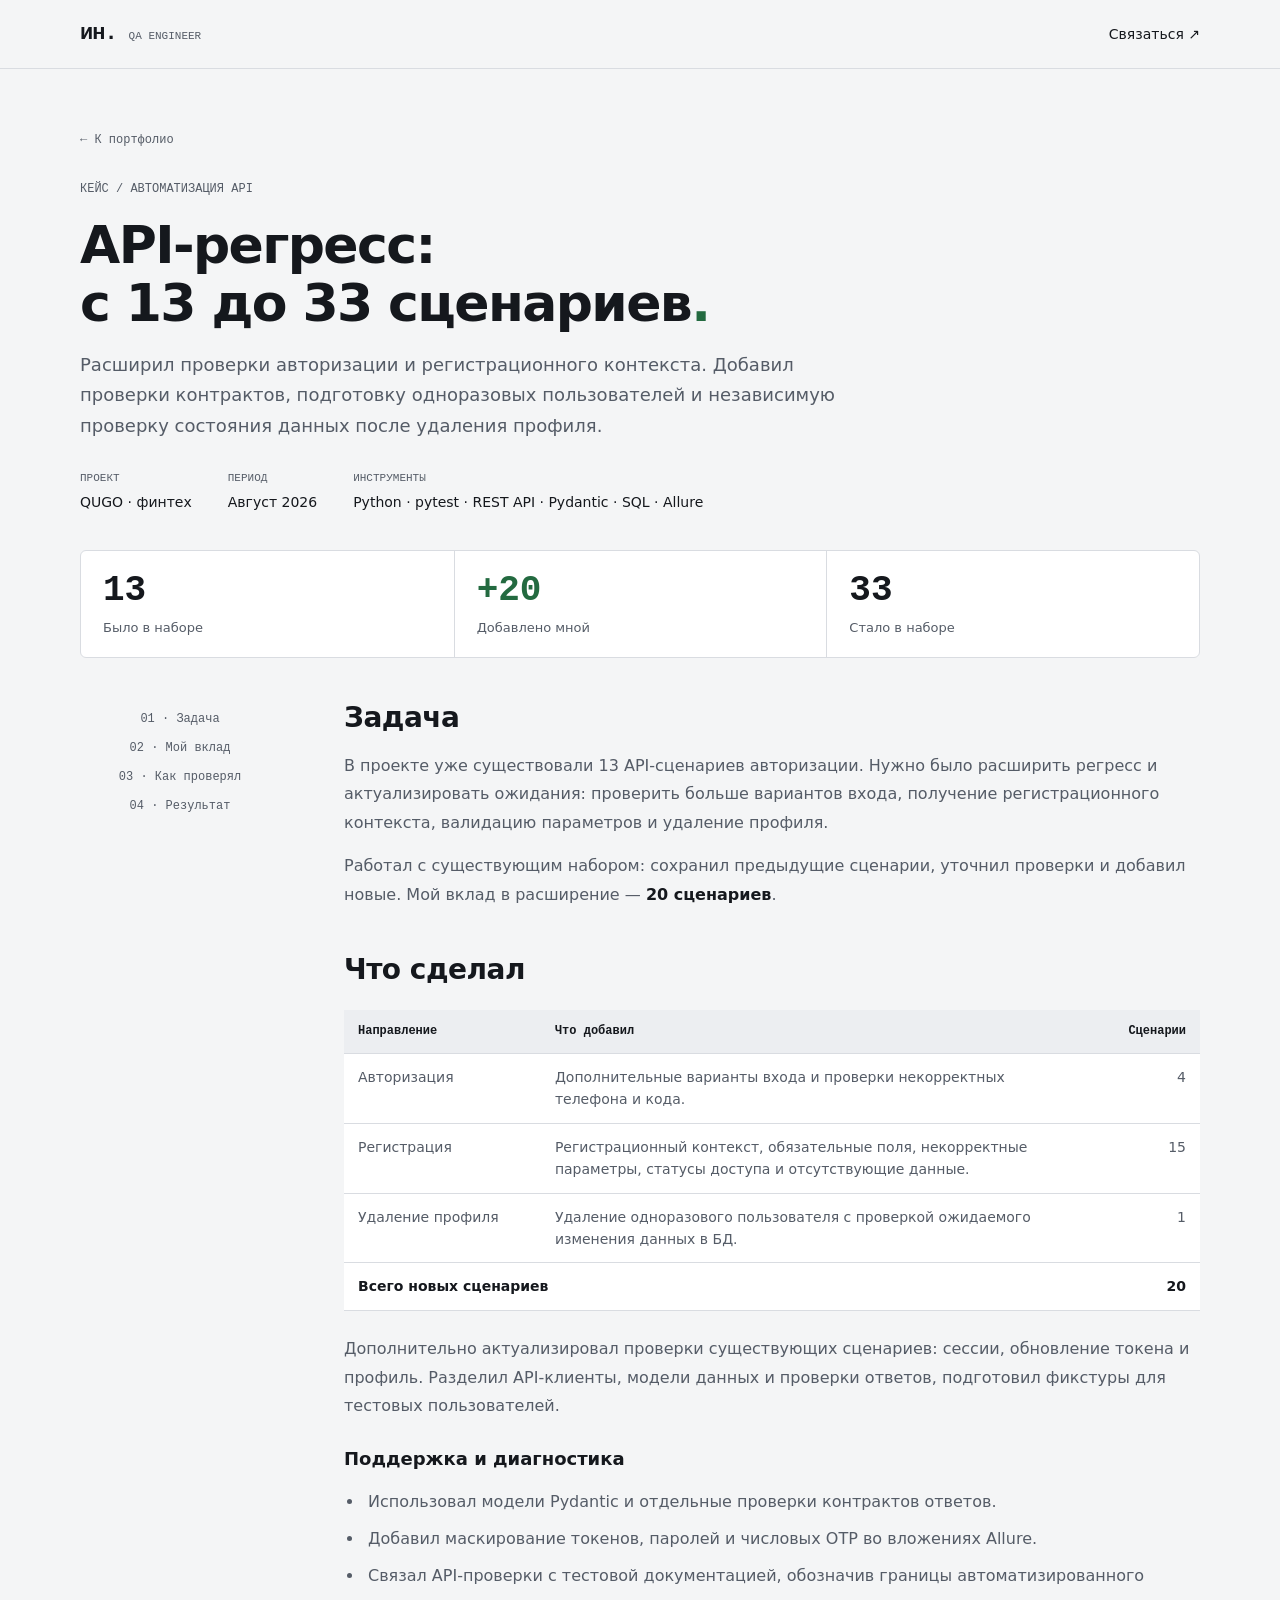
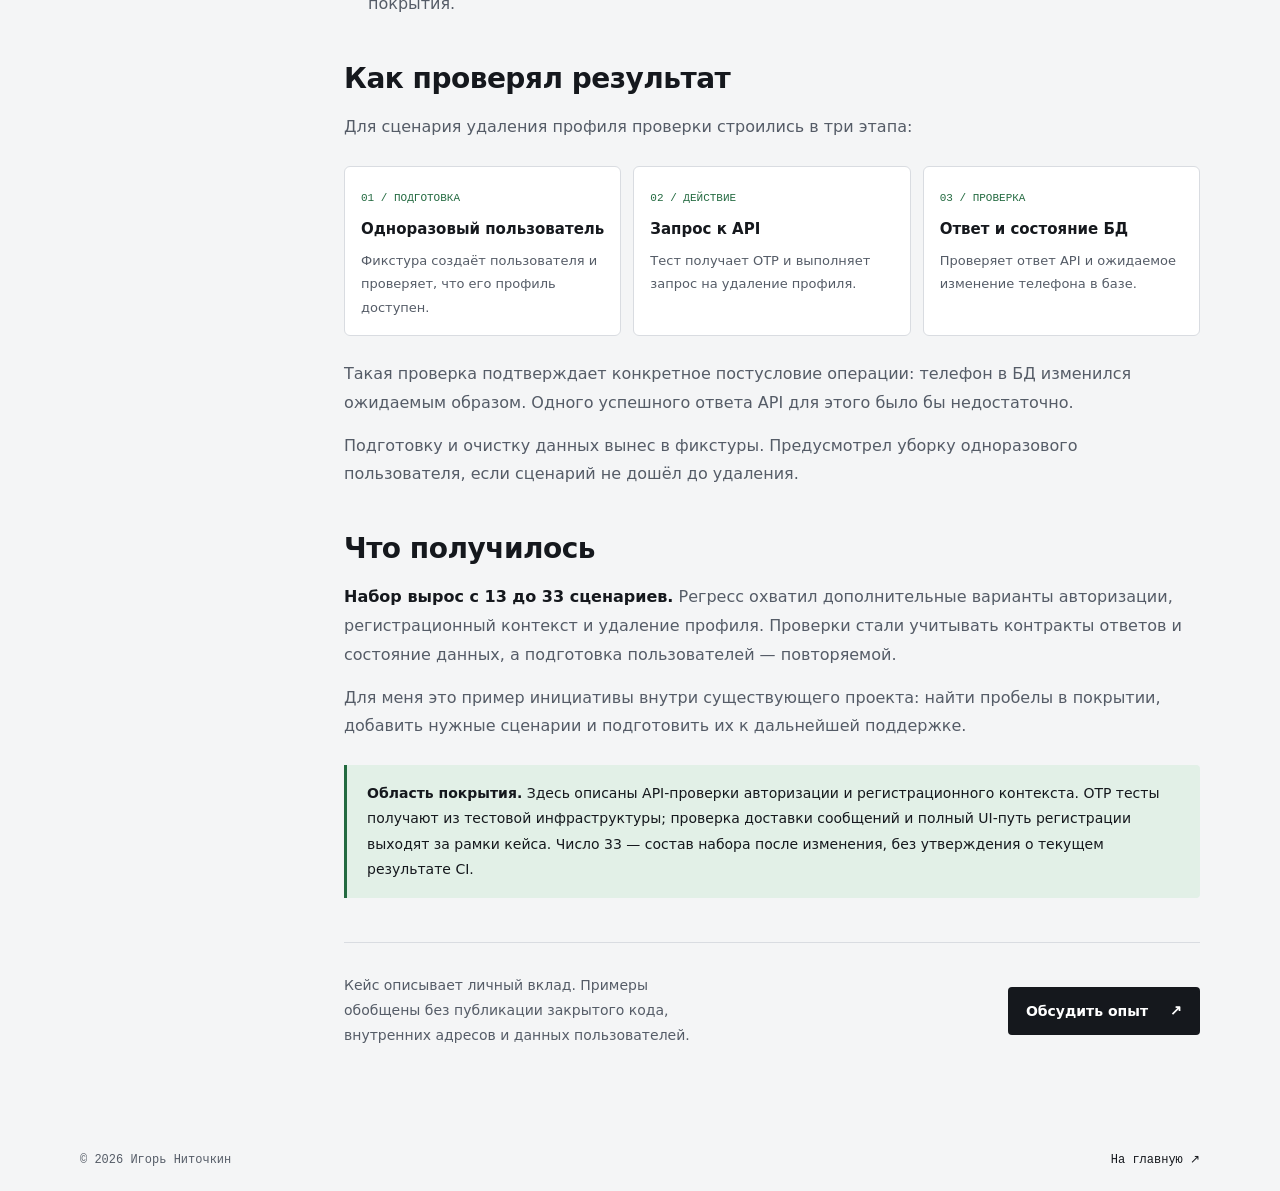
<file: api-regression.html>
<!doctype html>
<html lang="ru">
<head>
  <meta charset="utf-8"><meta name="viewport" content="width=device-width, initial-scale=1">
  <meta name="description" content="Кейс Игоря Ниточкина: 20 новых сценариев API-регресса, фикстуры тестовых данных, проверки контрактов и состояния в БД. Python, pytest, Allure.">
  <meta name="theme-color" content="#f6f5f0">
  <meta property="og:title" content="API-регресс: с 13 до 33 сценариев · Игорь Ниточкин">
  <meta property="og:description" content="Как расширил проверки авторизации, регистрационного контекста и удаления профиля.">
  <meta property="og:type" content="article">
  <link rel="canonical" href="https://igornitqa.github.io/cases/api-regression.html">
  <link rel="icon" href="../mark.svg" type="image/svg+xml">
  <link rel="stylesheet" href="../styles.css"><script src="../script.js" defer></script>
  <title>API-регресс: с 13 до 33 сценариев · Игорь Ниточкин</title>
</head>
<body class="case-page">
  <a class="skip-link" href="#main">К содержимому</a>
  <header class="site-header"><div class="wrap header-inner"><a class="brand" href="../index.html" aria-label="Игорь Ниточкин, на главную"><span class="brand-mark">ин.</span><span>QA ENGINEER</span></a><a class="case-back" href="../index.html#contact">Связаться ↗</a></div></header>
  <main id="main" class="wrap">
    <section class="case-hero" aria-labelledby="case-title">
      <a class="breadcrumb" href="../index.html#case">← К портфолио</a>
      <p class="eyebrow">КЕЙС / АВТОМАТИЗАЦИЯ API</p>
      <h1 id="case-title">API-регресс:<br>с 13 до 33 сценариев<span class="name-dot">.</span></h1>
      <p class="case-lead">Расширил проверки авторизации и регистрационного контекста. Добавил проверки контрактов, подготовку одноразовых пользователей и независимую проверку состояния данных после удаления профиля.</p>
      <div class="case-meta"><div><span>ПРОЕКТ</span>QUGO · финтех</div><div><span>ПЕРИОД</span>Август 2026</div><div><span>ИНСТРУМЕНТЫ</span>Python · pytest · REST API · Pydantic · SQL · Allure</div></div>
      <div class="case-metrics" aria-label="Состав набора после изменения"><div><strong>13</strong><p>Было в наборе</p></div><div><strong class="accent">+20</strong><p>Добавлено мной</p></div><div><strong>33</strong><p>Стало в наборе</p></div></div>
    </section>
    <div class="article-layout">
      <nav class="article-toc" aria-label="Содержание кейса"><a href="#context">01 · Задача</a><a href="#contribution">02 · Мой вклад</a><a href="#checks">03 · Как проверял</a><a href="#result">04 · Результат</a></nav>
      <article class="case-article">
        <section id="context"><h2>Задача</h2><p>В проекте уже существовали 13 API-сценариев авторизации. Нужно было расширить регресс и актуализировать ожидания: проверить больше вариантов входа, получение регистрационного контекста, валидацию параметров и удаление профиля.</p><p>Работал с существующим набором: сохранил предыдущие сценарии, уточнил проверки и добавил новые. Мой вклад в расширение — <strong>20 сценариев</strong>.</p></section>
        <section id="contribution"><h2>Что сделал</h2>
          <table class="case-table"><caption class="visually-hidden">Добавленные сценарии API-регресса по направлениям</caption><thead><tr><th scope="col">Направление</th><th scope="col">Что добавил</th><th scope="col">Сценарии</th></tr></thead><tbody><tr><td>Авторизация</td><td>Дополнительные варианты входа и проверки некорректных телефона и кода.</td><td>4</td></tr><tr><td>Регистрация</td><td>Регистрационный контекст, обязательные поля, некорректные параметры, статусы доступа и отсутствующие данные.</td><td>15</td></tr><tr><td>Удаление профиля</td><td>Удаление одноразового пользователя с проверкой ожидаемого изменения данных в БД.</td><td>1</td></tr></tbody><tfoot><tr><td colspan="2">Всего новых сценариев</td><td>20</td></tr></tfoot></table>
          <p>Дополнительно актуализировал проверки существующих сценариев: сессии, обновление токена и профиль. Разделил API-клиенты, модели данных и проверки ответов, подготовил фикстуры для тестовых пользователей.</p>
          <h3>Поддержка и диагностика</h3><ul><li>Использовал модели Pydantic и отдельные проверки контрактов ответов.</li><li>Добавил маскирование токенов, паролей и числовых OTP во вложениях Allure.</li><li>Связал API-проверки с тестовой документацией, обозначив границы автоматизированного покрытия.</li></ul>
        </section>
        <section id="checks"><h2>Как проверял результат</h2>
          <p>Для сценария удаления профиля проверки строились в три этапа:</p>
          <div class="test-flow" aria-label="Подготовка, действие и проверка результата"><div><small>01 / ПОДГОТОВКА</small><strong>Одноразовый пользователь</strong><p>Фикстура создаёт пользователя и проверяет, что его профиль доступен.</p></div><div><small>02 / ДЕЙСТВИЕ</small><strong>Запрос к API</strong><p>Тест получает OTP и выполняет запрос на удаление профиля.</p></div><div><small>03 / ПРОВЕРКА</small><strong>Ответ и состояние БД</strong><p>Проверяет ответ API и ожидаемое изменение телефона в базе.</p></div></div>
          <p>Такая проверка подтверждает конкретное постусловие операции: телефон в БД изменился ожидаемым образом. Одного успешного ответа API для этого было бы недостаточно.</p>
          <p>Подготовку и очистку данных вынес в фикстуры. Предусмотрел уборку одноразового пользователя, если сценарий не дошёл до удаления.</p>
        </section>
        <section id="result"><h2>Что получилось</h2>
          <p><strong>Набор вырос с 13 до 33 сценариев.</strong> Регресс охватил дополнительные варианты авторизации, регистрационный контекст и удаление профиля. Проверки стали учитывать контракты ответов и состояние данных, а подготовка пользователей — повторяемой.</p>
          <p>Для меня это пример инициативы внутри существующего проекта: найти пробелы в покрытии, добавить нужные сценарии и подготовить их к дальнейшей поддержке.</p>
          <div class="case-note"><p><strong>Область покрытия.</strong> Здесь описаны API-проверки авторизации и регистрационного контекста. OTP тесты получают из тестовой инфраструктуры; проверка доставки сообщений и полный UI-путь регистрации выходят за рамки кейса. Число 33 — состав набора после изменения, без утверждения о текущем результате CI.</p></div>
        </section>
        <div class="case-end"><p>Кейс описывает личный вклад. Примеры обобщены без публикации закрытого кода, внутренних адресов и данных пользователей.</p><a class="button" href="../index.html#contact">Обсудить опыт <span aria-hidden="true">↗</span></a></div>
      </article>
    </div>
  </main>
  <footer class="site-footer wrap"><p>© <span data-year>2026</span> Игорь Ниточкин</p><a href="../index.html">На главную ↗</a></footer>
</body>
</html>
</file>
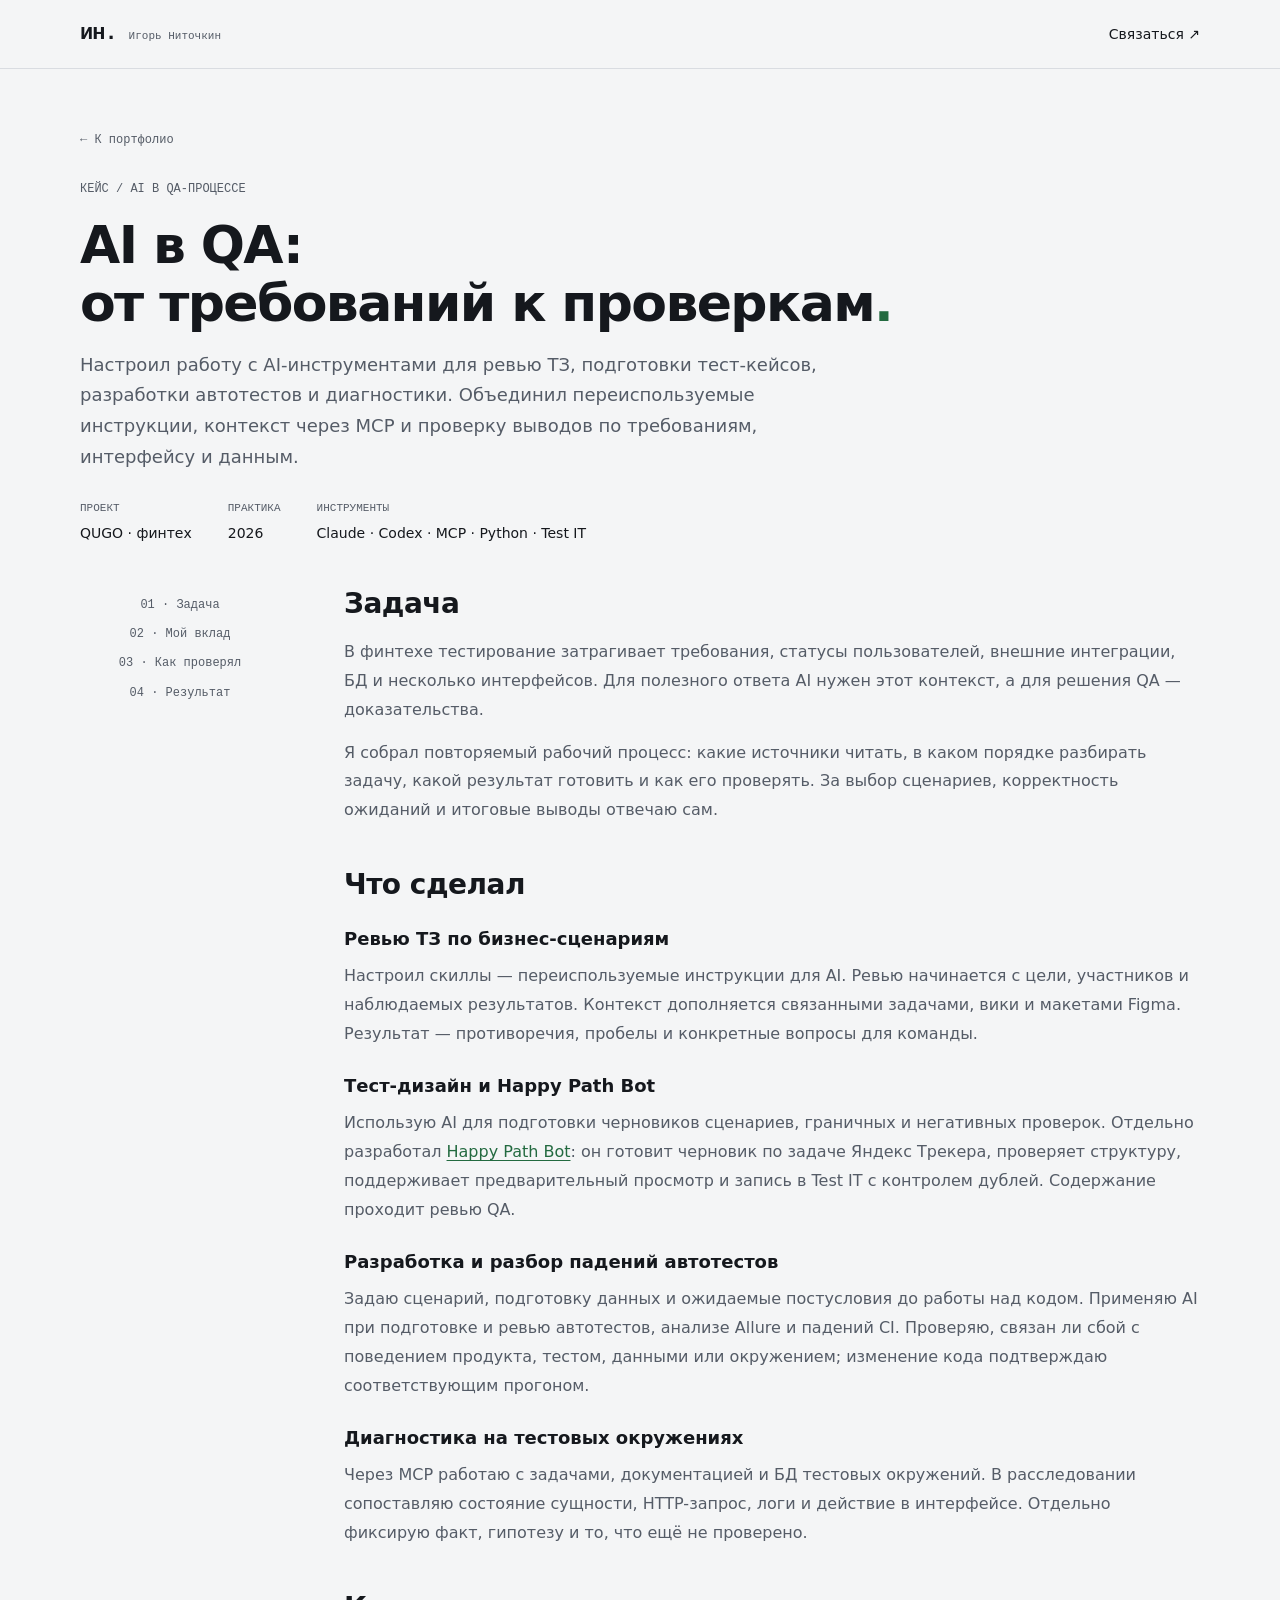
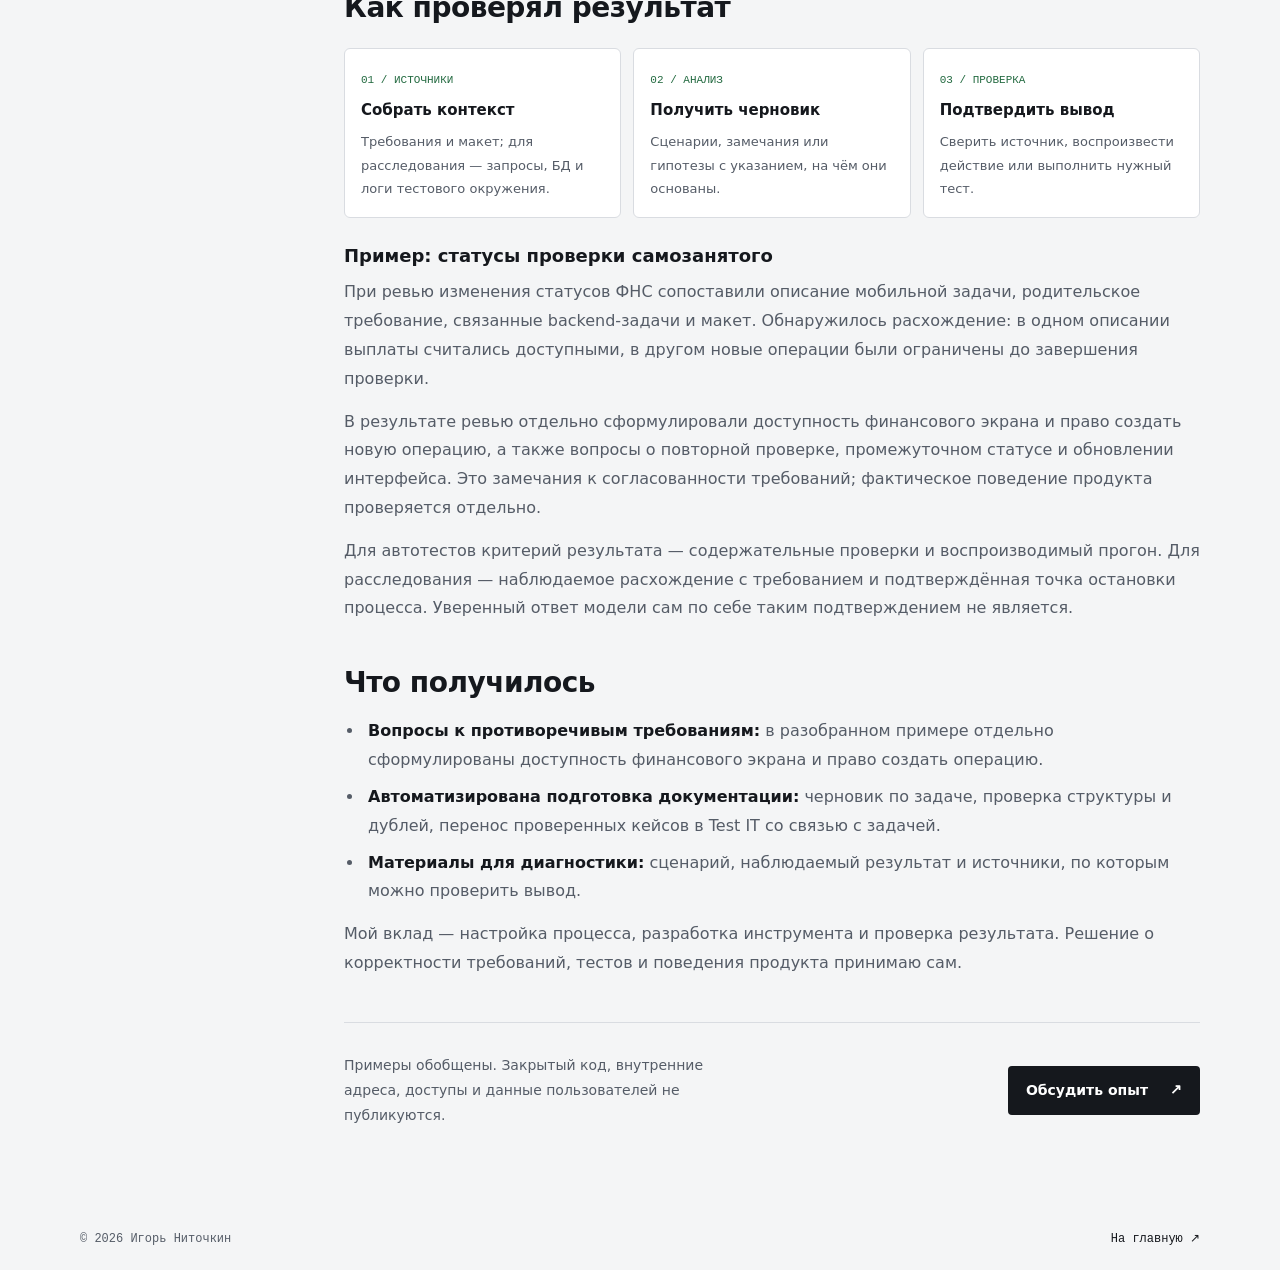
<file: cases/ai-in-qa.html>
<!doctype html>
<html lang="ru">
<head>
  <meta charset="utf-8"><meta name="viewport" content="width=device-width, initial-scale=1">
  <meta name="description" content="Игорь Ниточкин: AI в QA-цикле. Переиспользуемые инструкции для ревью ТЗ, тест-дизайна, автотестов и диагностики с контекстом через MCP. Проверка выводов по источникам.">
  <meta name="theme-color" content="#f6f5f0">
  <meta property="og:title" content="AI в QA: от требований к проверкам · Игорь Ниточкин">
  <meta property="og:description" content="Ревью требований, подготовка тест-кейсов и диагностика по БД тестовых окружений, логам и результатам CI.">
  <meta property="og:type" content="article">
  <link rel="canonical" href="https://igornitqa.github.io/cases/ai-in-qa.html">
  <link rel="icon" href="../mark.svg" type="image/svg+xml">
  <link rel="stylesheet" href="../styles.css?v=20261014-1"><script src="../script.js?v=20260926-4" defer></script>
  <title>AI в QA: от требований к проверкам · Игорь Ниточкин</title>
</head>
<body class="case-page">
  <a class="skip-link" href="#main">К содержимому</a>
  <header class="site-header"><div class="wrap header-inner"><a class="brand" href="../index.html" aria-label="Игорь Ниточкин, на главную"><span class="brand-mark"><abbr title="Инициалы: Игорь Ниточкин">ин.</abbr></span><span>Игорь Ниточкин</span></a><a class="case-back" href="../index.html#contact">Связаться ↗</a></div></header>
  <main id="main" class="wrap">
    <section class="case-hero" aria-labelledby="case-title">
      <a class="breadcrumb" href="../index.html#case">← К портфолио</a>
      <p class="eyebrow">КЕЙС / AI В QA-ПРОЦЕССЕ</p>
      <h1 id="case-title">AI в QA:<br>от требований к проверкам<span class="name-dot">.</span></h1>
      <p class="case-lead">Настроил работу с AI-инструментами для ревью ТЗ, подготовки тест-кейсов, разработки автотестов и диагностики. Объединил переиспользуемые инструкции, контекст через MCP и проверку выводов по требованиям, интерфейсу и данным.</p>
      <div class="case-meta"><div><span>ПРОЕКТ</span>QUGO · финтех</div><div><span>ПРАКТИКА</span>2026</div><div><span>ИНСТРУМЕНТЫ</span>Claude · Codex · MCP · Python · Test IT</div></div>
    </section>
    <div class="article-layout">
      <nav class="article-toc" aria-label="Содержание кейса"><a href="#context">01 · Задача</a><a href="#contribution">02 · Мой вклад</a><a href="#checks">03 · Как проверял</a><a href="#result">04 · Результат</a></nav>
      <article class="case-article">
        <section id="context"><h2>Задача</h2><p>В финтехе тестирование затрагивает требования, статусы пользователей, внешние интеграции, БД и несколько интерфейсов. Для полезного ответа AI нужен этот контекст, а для решения QA — доказательства.</p><p>Я собрал повторяемый рабочий процесс: какие источники читать, в каком порядке разбирать задачу, какой результат готовить и как его проверять. За выбор сценариев, корректность ожиданий и итоговые выводы отвечаю сам.</p></section>
        <section id="contribution"><h2>Что сделал</h2>
          <h3>Ревью ТЗ по бизнес-сценариям</h3><p>Настроил скиллы — переиспользуемые инструкции для AI. Ревью начинается с цели, участников и наблюдаемых результатов. Контекст дополняется связанными задачами, вики и макетами Figma. Результат — противоречия, пробелы и конкретные вопросы для команды.</p>
          <h3>Тест-дизайн и Happy Path Bot</h3><p>Использую AI для подготовки черновиков сценариев, граничных и негативных проверок. Отдельно разработал <a class="inline-link" href="happy-path-bot.html">Happy Path Bot</a>: он готовит черновик по задаче Яндекс Трекера, проверяет структуру, поддерживает предварительный просмотр и запись в Test IT с контролем дублей. Содержание проходит ревью QA.</p>
          <h3>Разработка и разбор падений автотестов</h3><p>Задаю сценарий, подготовку данных и ожидаемые постусловия до работы над кодом. Применяю AI при подготовке и ревью автотестов, анализе Allure и падений CI. Проверяю, связан ли сбой с поведением продукта, тестом, данными или окружением; изменение кода подтверждаю соответствующим прогоном.</p>
          <h3>Диагностика на тестовых окружениях</h3><p>Через MCP работаю с задачами, документацией и БД тестовых окружений. В расследовании сопоставляю состояние сущности, HTTP-запрос, логи и действие в интерфейсе. Отдельно фиксирую факт, гипотезу и то, что ещё не проверено.</p>
        </section>
        <section id="checks"><h2>Как проверял результат</h2>
          <div class="test-flow" aria-label="Источники, анализ и проверка"><div><small>01 / ИСТОЧНИКИ</small><strong>Собрать контекст</strong><p>Требования и макет; для расследования — запросы, БД и логи тестового окружения.</p></div><div><small>02 / АНАЛИЗ</small><strong>Получить черновик</strong><p>Сценарии, замечания или гипотезы с указанием, на чём они основаны.</p></div><div><small>03 / ПРОВЕРКА</small><strong>Подтвердить вывод</strong><p>Сверить источник, воспроизвести действие или выполнить нужный тест.</p></div></div>
          <h3>Пример: статусы проверки самозанятого</h3><p>При ревью изменения статусов ФНС сопоставили описание мобильной задачи, родительское требование, связанные backend-задачи и макет. Обнаружилось расхождение: в одном описании выплаты считались доступными, в другом новые операции были ограничены до завершения проверки.</p><p>В результате ревью отдельно сформулировали доступность финансового экрана и право создать новую операцию, а также вопросы о повторной проверке, промежуточном статусе и обновлении интерфейса. Это замечания к согласованности требований; фактическое поведение продукта проверяется отдельно.</p>
          <p>Для автотестов критерий результата — содержательные проверки и воспроизводимый прогон. Для расследования — наблюдаемое расхождение с требованием и подтверждённая точка остановки процесса. Уверенный ответ модели сам по себе таким подтверждением не является.</p>
        </section>
        <section id="result"><h2>Что получилось</h2><ul><li><strong>Вопросы к противоречивым требованиям:</strong> в разобранном примере отдельно сформулированы доступность финансового экрана и право создать операцию.</li><li><strong>Автоматизирована подготовка документации:</strong> черновик по задаче, проверка структуры и дублей, перенос проверенных кейсов в Test IT со связью с задачей.</li><li><strong>Материалы для диагностики:</strong> сценарий, наблюдаемый результат и источники, по которым можно проверить вывод.</li></ul><p>Мой вклад — настройка процесса, разработка инструмента и проверка результата. Решение о корректности требований, тестов и поведения продукта принимаю сам.</p></section>
        <div class="case-end"><p>Примеры обобщены. Закрытый код, внутренние адреса, доступы и данные пользователей не публикуются.</p><a class="button" href="../index.html#contact">Обсудить опыт <span aria-hidden="true">↗</span></a></div>
      </article>
    </div>
  </main>
  <footer class="site-footer wrap"><p>© <span data-year>2026</span> Игорь Ниточкин</p><a href="../index.html">На главную ↗</a></footer>
</body>
</html>
</file>
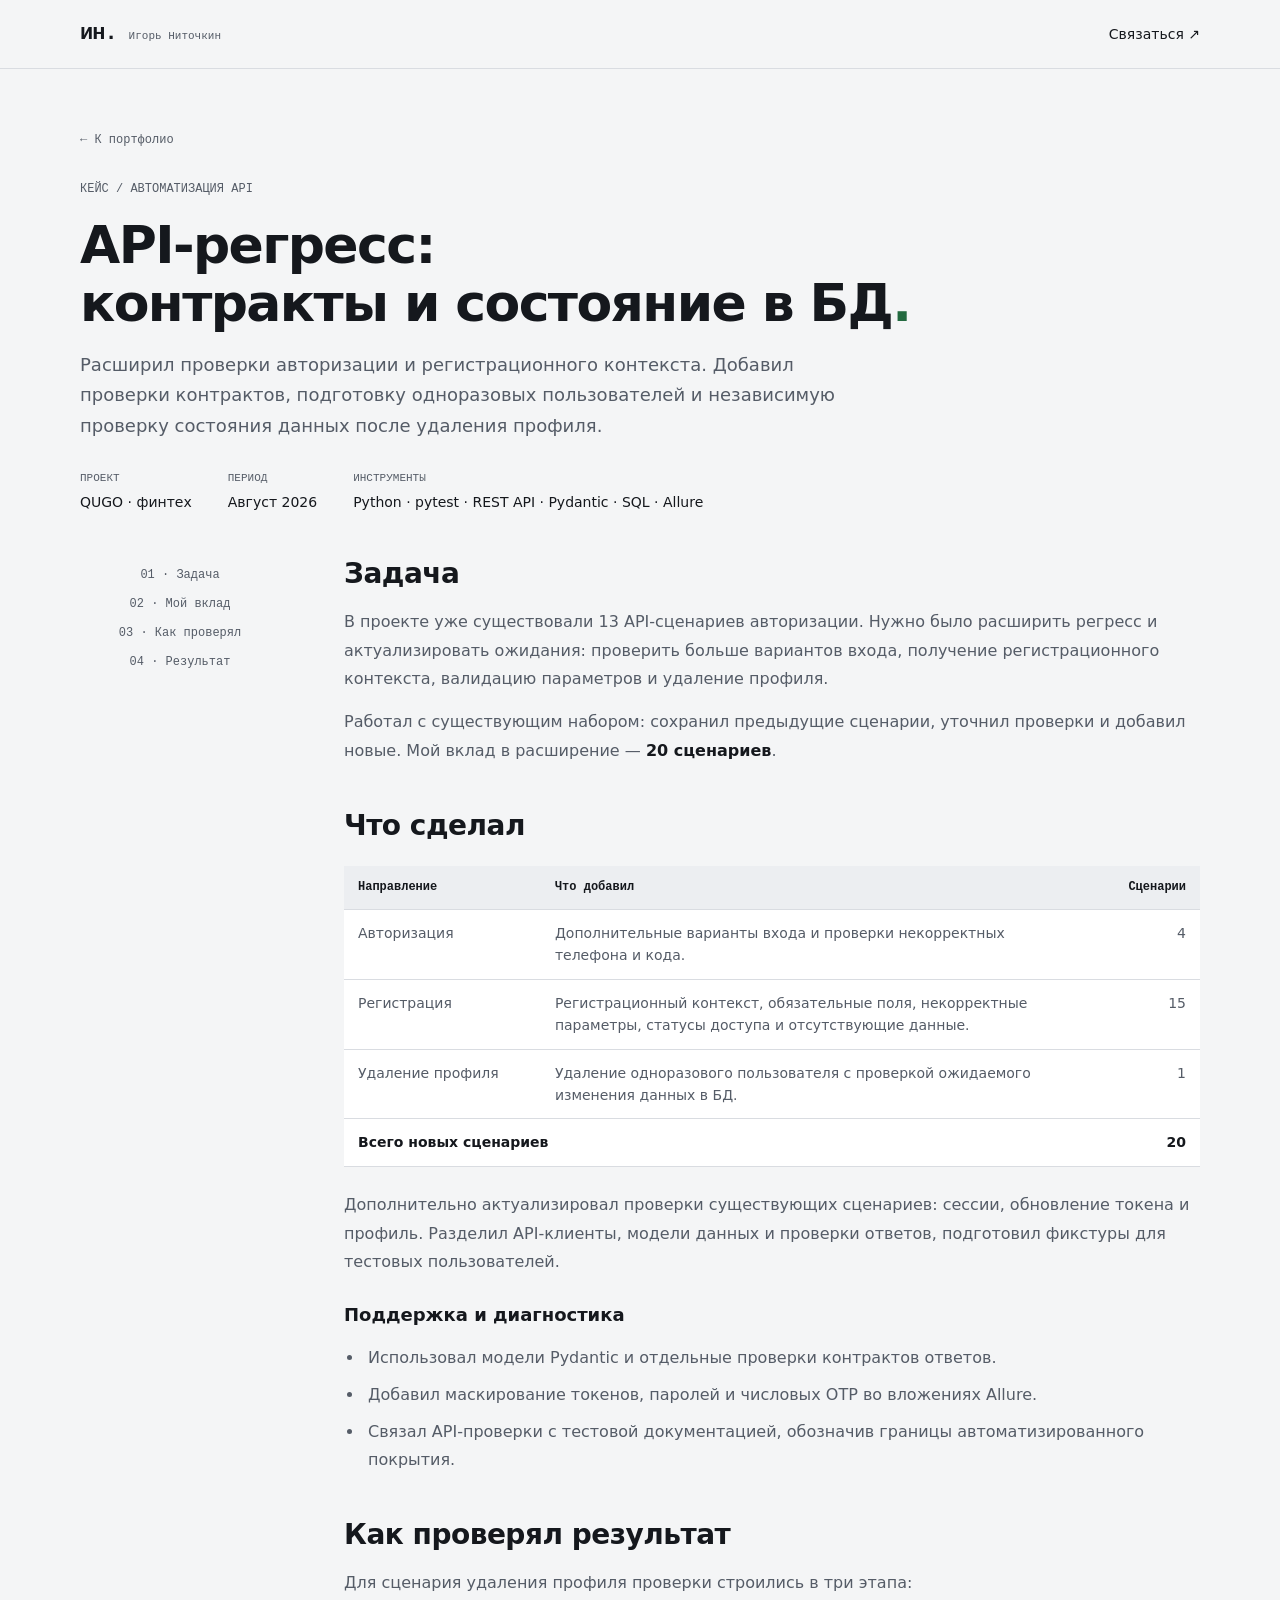
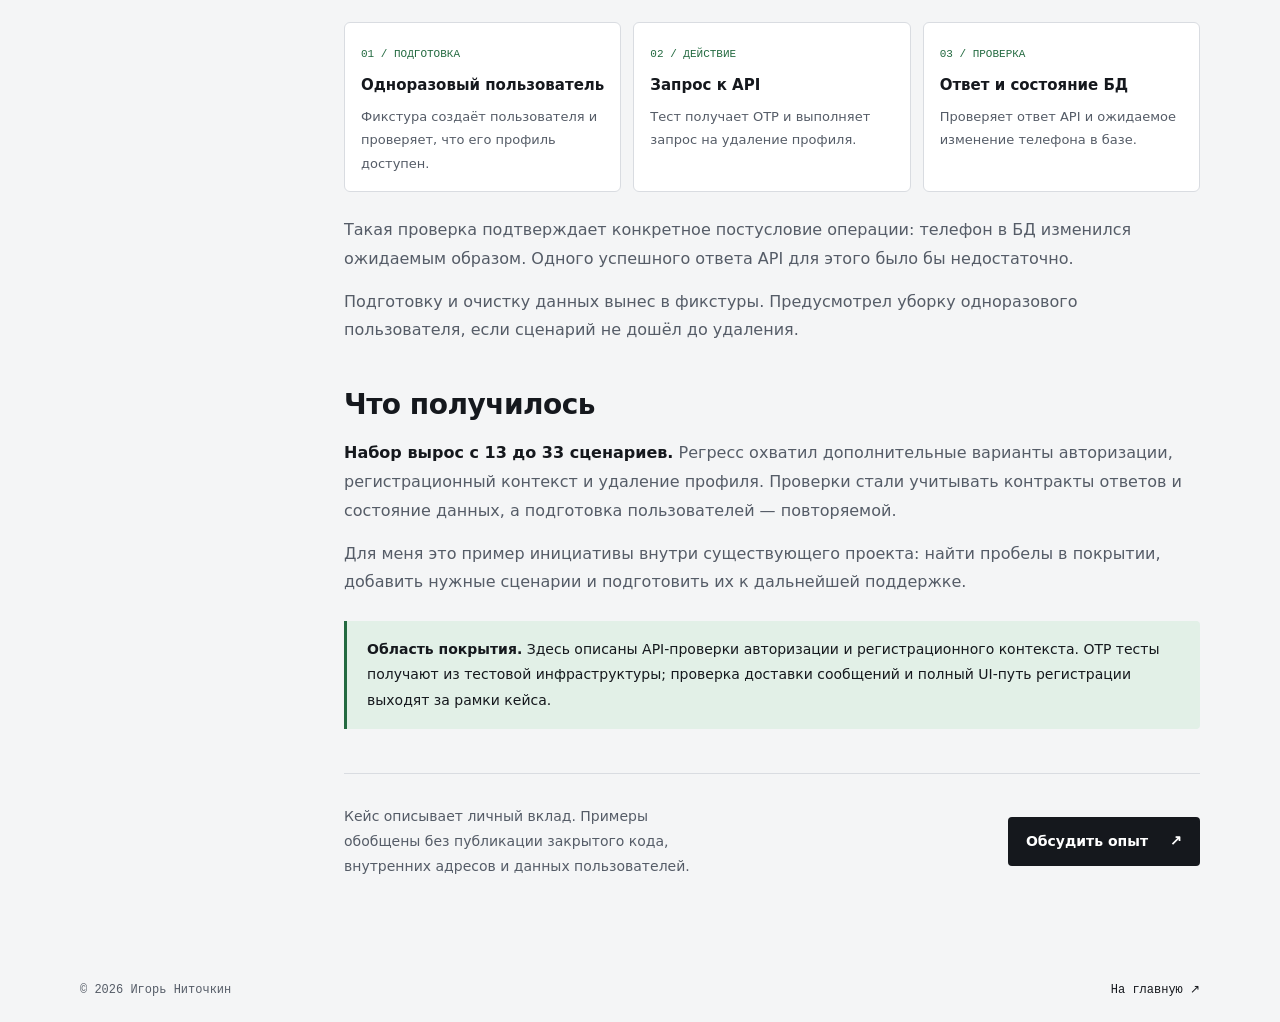
<file: cases/api-regression.html>
<!doctype html>
<html lang="ru">
<head>
  <meta charset="utf-8"><meta name="viewport" content="width=device-width, initial-scale=1">
  <meta name="description" content="Кейс Игоря Ниточкина: API-регресс с изолированными данными, Pydantic-контрактами, проверкой постусловий в БД и маскированием секретов в Allure.">
  <meta name="theme-color" content="#f6f5f0">
  <meta property="og:title" content="API-регресс: контракты и состояние в БД · Игорь Ниточкин">
  <meta property="og:description" content="Как расширил проверки авторизации, регистрационного контекста и удаления профиля.">
  <meta property="og:type" content="article">
  <link rel="canonical" href="https://igornitqa.github.io/cases/api-regression.html">
  <link rel="icon" href="../mark.svg" type="image/svg+xml">
  <link rel="stylesheet" href="../styles.css?v=20261014-1"><script src="../script.js?v=20260926-4" defer></script>
  <title>API-регресс: контракты и состояние в БД · Игорь Ниточкин</title>
</head>
<body class="case-page">
  <a class="skip-link" href="#main">К содержимому</a>
  <header class="site-header"><div class="wrap header-inner"><a class="brand" href="../index.html" aria-label="Игорь Ниточкин, на главную"><span class="brand-mark"><abbr title="Инициалы: Игорь Ниточкин">ин.</abbr></span><span>Игорь Ниточкин</span></a><a class="case-back" href="../index.html#contact">Связаться ↗</a></div></header>
  <main id="main" class="wrap">
    <section class="case-hero" aria-labelledby="case-title">
      <a class="breadcrumb" href="../index.html#case">← К портфолио</a>
      <p class="eyebrow">КЕЙС / АВТОМАТИЗАЦИЯ API</p>
      <h1 id="case-title">API-регресс:<br>контракты и состояние в БД<span class="name-dot">.</span></h1>
      <p class="case-lead">Расширил проверки авторизации и регистрационного контекста. Добавил проверки контрактов, подготовку одноразовых пользователей и независимую проверку состояния данных после удаления профиля.</p>
      <div class="case-meta"><div><span>ПРОЕКТ</span>QUGO · финтех</div><div><span>ПЕРИОД</span>Август 2026</div><div><span>ИНСТРУМЕНТЫ</span>Python · pytest · REST API · Pydantic · SQL · Allure</div></div>
    </section>
    <div class="article-layout">
      <nav class="article-toc" aria-label="Содержание кейса"><a href="#context">01 · Задача</a><a href="#contribution">02 · Мой вклад</a><a href="#checks">03 · Как проверял</a><a href="#result">04 · Результат</a></nav>
      <article class="case-article">
        <section id="context"><h2>Задача</h2><p>В проекте уже существовали 13 API-сценариев авторизации. Нужно было расширить регресс и актуализировать ожидания: проверить больше вариантов входа, получение регистрационного контекста, валидацию параметров и удаление профиля.</p><p>Работал с существующим набором: сохранил предыдущие сценарии, уточнил проверки и добавил новые. Мой вклад в расширение — <strong>20 сценариев</strong>.</p></section>
        <section id="contribution"><h2>Что сделал</h2>
          <table class="case-table"><caption class="visually-hidden">Добавленные сценарии API-регресса по направлениям</caption><thead><tr><th scope="col">Направление</th><th scope="col">Что добавил</th><th scope="col">Сценарии</th></tr></thead><tbody><tr><td>Авторизация</td><td>Дополнительные варианты входа и проверки некорректных телефона и кода.</td><td>4</td></tr><tr><td>Регистрация</td><td>Регистрационный контекст, обязательные поля, некорректные параметры, статусы доступа и отсутствующие данные.</td><td>15</td></tr><tr><td>Удаление профиля</td><td>Удаление одноразового пользователя с проверкой ожидаемого изменения данных в БД.</td><td>1</td></tr></tbody><tfoot><tr><td colspan="2">Всего новых сценариев</td><td>20</td></tr></tfoot></table>
          <p>Дополнительно актуализировал проверки существующих сценариев: сессии, обновление токена и профиль. Разделил API-клиенты, модели данных и проверки ответов, подготовил фикстуры для тестовых пользователей.</p>
          <h3>Поддержка и диагностика</h3><ul><li>Использовал модели Pydantic и отдельные проверки контрактов ответов.</li><li>Добавил маскирование токенов, паролей и числовых OTP во вложениях Allure.</li><li>Связал API-проверки с тестовой документацией, обозначив границы автоматизированного покрытия.</li></ul>
        </section>
        <section id="checks"><h2>Как проверял результат</h2>
          <p>Для сценария удаления профиля проверки строились в три этапа:</p>
          <div class="test-flow" aria-label="Подготовка, действие и проверка результата"><div><small>01 / ПОДГОТОВКА</small><strong>Одноразовый пользователь</strong><p>Фикстура создаёт пользователя и проверяет, что его профиль доступен.</p></div><div><small>02 / ДЕЙСТВИЕ</small><strong>Запрос к API</strong><p>Тест получает OTP и выполняет запрос на удаление профиля.</p></div><div><small>03 / ПРОВЕРКА</small><strong>Ответ и состояние БД</strong><p>Проверяет ответ API и ожидаемое изменение телефона в базе.</p></div></div>
          <p>Такая проверка подтверждает конкретное постусловие операции: телефон в БД изменился ожидаемым образом. Одного успешного ответа API для этого было бы недостаточно.</p>
          <p>Подготовку и очистку данных вынес в фикстуры. Предусмотрел уборку одноразового пользователя, если сценарий не дошёл до удаления.</p>
        </section>
        <section id="result"><h2>Что получилось</h2>
          <p><strong>Набор вырос с 13 до 33 сценариев.</strong> Регресс охватил дополнительные варианты авторизации, регистрационный контекст и удаление профиля. Проверки стали учитывать контракты ответов и состояние данных, а подготовка пользователей — повторяемой.</p>
          <p>Для меня это пример инициативы внутри существующего проекта: найти пробелы в покрытии, добавить нужные сценарии и подготовить их к дальнейшей поддержке.</p>
          <div class="case-note"><p><strong>Область покрытия.</strong> Здесь описаны API-проверки авторизации и регистрационного контекста. OTP тесты получают из тестовой инфраструктуры; проверка доставки сообщений и полный UI-путь регистрации выходят за рамки кейса.</p></div>
        </section>
        <div class="case-end"><p>Кейс описывает личный вклад. Примеры обобщены без публикации закрытого кода, внутренних адресов и данных пользователей.</p><a class="button" href="../index.html#contact">Обсудить опыт <span aria-hidden="true">↗</span></a></div>
      </article>
    </div>
  </main>
  <footer class="site-footer wrap"><p>© <span data-year>2026</span> Игорь Ниточкин</p><a href="../index.html">На главную ↗</a></footer>
</body>
</html>
</file>
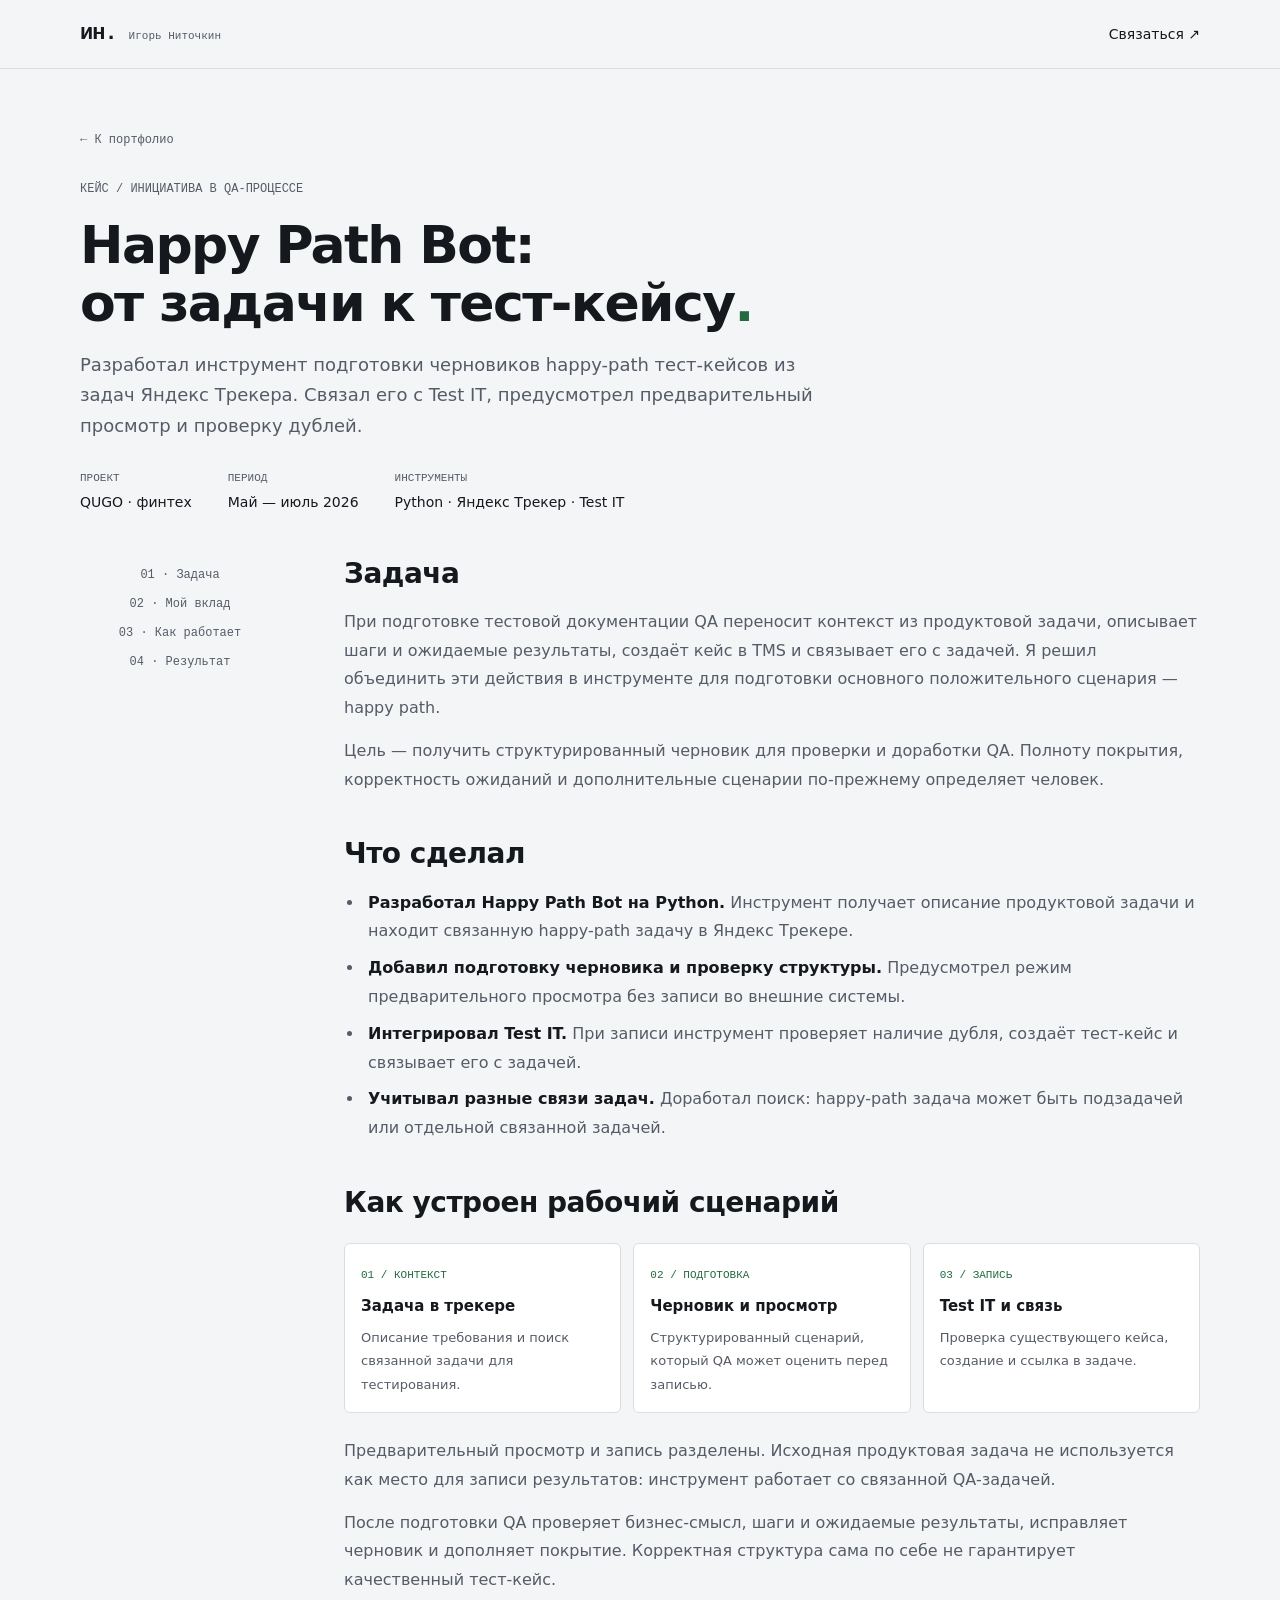
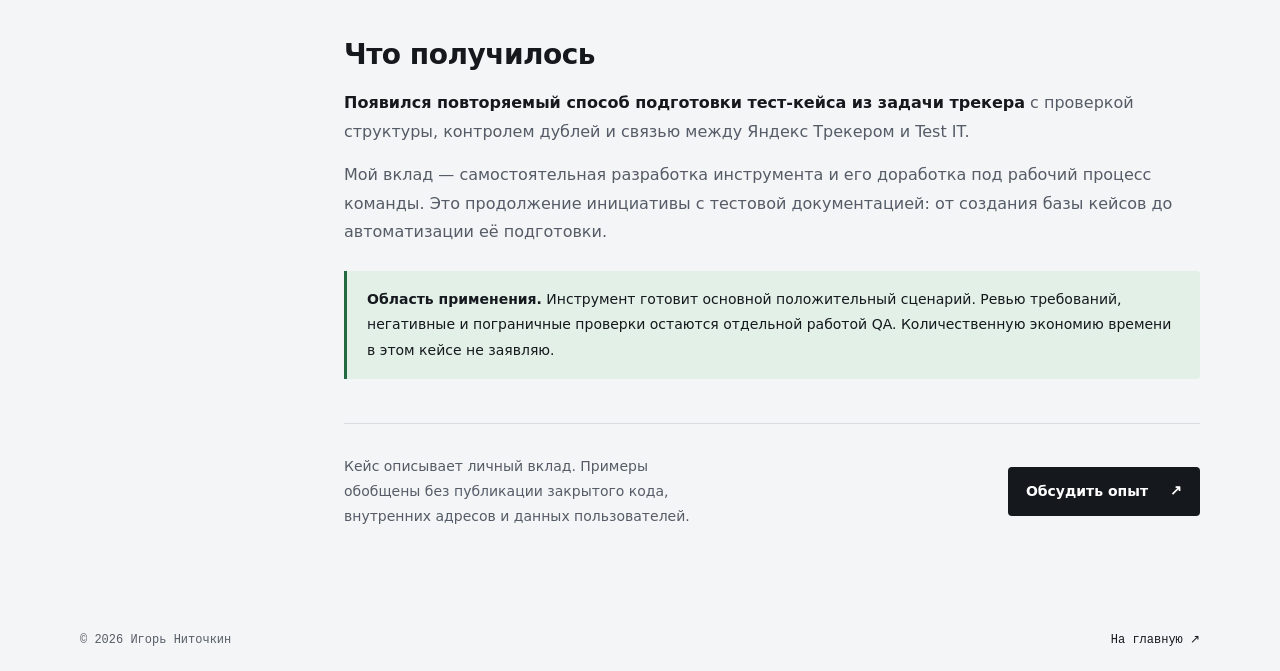
<file: cases/happy-path-bot.html>
<!doctype html>
<html lang="ru">
<head>
  <meta charset="utf-8"><meta name="viewport" content="width=device-width, initial-scale=1">
  <meta name="description" content="Кейс Игоря Ниточкина: Happy Path Bot для подготовки тест-кейсов из задач Яндекс Трекера. Предварительный просмотр, проверка дублей и связь с Test IT.">
  <meta name="theme-color" content="#f6f5f0">
  <meta property="og:title" content="Happy Path Bot: от задачи к тест-кейсу · Игорь Ниточкин">
  <meta property="og:description" content="Инициатива в QA-процессе: подготовка черновиков, проверка структуры и связь тест-кейса с задачей.">
  <meta property="og:type" content="article">
  <link rel="canonical" href="https://igornitqa.github.io/cases/happy-path-bot.html">
  <link rel="icon" href="../mark.svg" type="image/svg+xml">
  <link rel="stylesheet" href="../styles.css?v=20261014-1"><script src="../script.js?v=20260926-4" defer></script>
  <title>Happy Path Bot: от задачи к тест-кейсу · Игорь Ниточкин</title>
</head>
<body class="case-page">
  <a class="skip-link" href="#main">К содержимому</a>
  <header class="site-header"><div class="wrap header-inner"><a class="brand" href="../index.html" aria-label="Игорь Ниточкин, на главную"><span class="brand-mark"><abbr title="Инициалы: Игорь Ниточкин">ин.</abbr></span><span>Игорь Ниточкин</span></a><a class="case-back" href="../index.html#contact">Связаться ↗</a></div></header>
  <main id="main" class="wrap">
    <section class="case-hero" aria-labelledby="case-title">
      <a class="breadcrumb" href="../index.html#case">← К портфолио</a>
      <p class="eyebrow">КЕЙС / ИНИЦИАТИВА В QA-ПРОЦЕССЕ</p>
      <h1 id="case-title">Happy Path Bot:<br>от задачи к тест-кейсу<span class="name-dot">.</span></h1>
      <p class="case-lead">Разработал инструмент подготовки черновиков happy-path тест-кейсов из задач Яндекс Трекера. Связал его с Test IT, предусмотрел предварительный просмотр и проверку дублей.</p>
      <div class="case-meta"><div><span>ПРОЕКТ</span>QUGO · финтех</div><div><span>ПЕРИОД</span>Май — июль 2026</div><div><span>ИНСТРУМЕНТЫ</span>Python · Яндекс Трекер · Test IT</div></div>
    </section>
    <div class="article-layout">
      <nav class="article-toc" aria-label="Содержание кейса"><a href="#context">01 · Задача</a><a href="#contribution">02 · Мой вклад</a><a href="#workflow">03 · Как работает</a><a href="#result">04 · Результат</a></nav>
      <article class="case-article">
        <section id="context"><h2>Задача</h2><p>При подготовке тестовой документации QA переносит контекст из продуктовой задачи, описывает шаги и ожидаемые результаты, создаёт кейс в TMS и связывает его с задачей. Я решил объединить эти действия в инструменте для подготовки основного положительного сценария — happy path.</p><p>Цель — получить структурированный черновик для проверки и доработки QA. Полноту покрытия, корректность ожиданий и дополнительные сценарии по-прежнему определяет человек.</p></section>
        <section id="contribution"><h2>Что сделал</h2><ul><li><strong>Разработал Happy Path Bot на Python.</strong> Инструмент получает описание продуктовой задачи и находит связанную happy-path задачу в Яндекс Трекере.</li><li><strong>Добавил подготовку черновика и проверку структуры.</strong> Предусмотрел режим предварительного просмотра без записи во внешние системы.</li><li><strong>Интегрировал Test IT.</strong> При записи инструмент проверяет наличие дубля, создаёт тест-кейс и связывает его с задачей.</li><li><strong>Учитывал разные связи задач.</strong> Доработал поиск: happy-path задача может быть подзадачей или отдельной связанной задачей.</li></ul></section>
        <section id="workflow"><h2>Как устроен рабочий сценарий</h2><div class="test-flow" aria-label="Задача, черновик и запись тест-кейса"><div><small>01 / КОНТЕКСТ</small><strong>Задача в трекере</strong><p>Описание требования и поиск связанной задачи для тестирования.</p></div><div><small>02 / ПОДГОТОВКА</small><strong>Черновик и просмотр</strong><p>Структурированный сценарий, который QA может оценить перед записью.</p></div><div><small>03 / ЗАПИСЬ</small><strong>Test IT и связь</strong><p>Проверка существующего кейса, создание и ссылка в задаче.</p></div></div><p>Предварительный просмотр и запись разделены. Исходная продуктовая задача не используется как место для записи результатов: инструмент работает со связанной QA-задачей.</p><p>После подготовки QA проверяет бизнес-смысл, шаги и ожидаемые результаты, исправляет черновик и дополняет покрытие. Корректная структура сама по себе не гарантирует качественный тест-кейс.</p></section>
        <section id="result"><h2>Что получилось</h2><p><strong>Появился повторяемый способ подготовки тест-кейса из задачи трекера</strong> с проверкой структуры, контролем дублей и связью между Яндекс Трекером и Test IT.</p><p>Мой вклад — самостоятельная разработка инструмента и его доработка под рабочий процесс команды. Это продолжение инициативы с тестовой документацией: от создания базы кейсов до автоматизации её подготовки.</p><div class="case-note"><p><strong>Область применения.</strong> Инструмент готовит основной положительный сценарий. Ревью требований, негативные и пограничные проверки остаются отдельной работой QA. Количественную экономию времени в этом кейсе не заявляю.</p></div></section>
        <div class="case-end"><p>Кейс описывает личный вклад. Примеры обобщены без публикации закрытого кода, внутренних адресов и данных пользователей.</p><a class="button" href="../index.html#contact">Обсудить опыт <span aria-hidden="true">↗</span></a></div>
      </article>
    </div>
  </main>
  <footer class="site-footer wrap"><p>© <span data-year>2026</span> Игорь Ниточкин</p><a href="../index.html">На главную ↗</a></footer>
</body>
</html>
</file>
<file: styles.css>
:root{
  --bg:#f4f5f6;--surface:#fff;--ink:#15181d;--muted:#555c67;--line:#d9dce1;
  --pass:#236a40;--pass-soft:#e2f0e7;
  --dark:#15181d;--dark-2:#1c2027;--dark-line:#2f353e;--dark-muted:#a7aeb8;--pass-on-dark:#6fcf8f;
  --sans:"Segoe UI Variable Text","Segoe UI",system-ui,-apple-system,Roboto,Arial,sans-serif;
  --mono:ui-monospace,"Cascadia Mono","Cascadia Code",Consolas,"SFMono-Regular",Menlo,monospace;
}
*{box-sizing:border-box}
html{scroll-behavior:smooth;scroll-padding-top:96px}
body{margin:0;background:var(--bg);color:var(--ink);font-family:var(--sans);font-size:16px;line-height:1.6;-webkit-font-smoothing:antialiased}
h1,h2,h3,p,figure,dl,dd,ol{margin:0}
a{color:inherit;text-decoration:none}
button{font:inherit;color:inherit}
button,a{-webkit-tap-highlight-color:transparent}
a:focus-visible,button:focus-visible{outline:2px solid var(--pass);outline-offset:4px}
img{max-width:100%;display:block}
::selection{background:var(--pass-soft);color:var(--ink)}
.wrap{width:min(1120px,calc(100% - 96px));margin-inline:auto}
.visually-hidden{position:absolute;width:1px;height:1px;padding:0;margin:-1px;overflow:hidden;clip:rect(0,0,0,0);white-space:nowrap;border:0}
.skip-link{position:fixed;top:-100px;left:20px;padding:10px 20px;background:var(--ink);color:#fff;z-index:100}
.skip-link:focus{top:12px}

/* Шапка */
.site-header{position:sticky;top:0;background:rgba(244,245,246,.95);border-bottom:1px solid var(--line);z-index:20;backdrop-filter:blur(6px)}
.header-inner{height:68px;display:flex;align-items:center;justify-content:space-between;gap:24px}
.brand{display:flex;align-items:baseline;gap:12px;flex-shrink:0}
.brand-mark{font-family:var(--mono);font-weight:700;font-size:22px;letter-spacing:-1px}
.brand-mark abbr{text-decoration:none}
.brand>span:last-child{font-family:var(--mono);font-size:11px;color:var(--muted)}
nav{display:flex;align-items:center;gap:26px;font-size:14px}
nav a:hover,.text-link:hover,.contact-secondary a:hover{color:var(--pass)}
nav .nav-download{border:1px solid var(--ink);border-radius:4px;padding:7px 12px;margin-left:6px;font-size:13px}
nav .nav-download:hover{border-color:var(--pass)}
.menu-toggle{display:none}
.menu-toggle[aria-expanded="true"] span{transform:rotate(45deg)}

/* Общие элементы */
.status{display:inline-flex;align-items:center;gap:9px;font-family:var(--mono);font-size:12px;color:var(--pass);background:var(--pass-soft);border-radius:3px;padding:5px 10px}
.status-dot{width:7px;height:7px;border-radius:50%;background:var(--pass);flex-shrink:0}
.section{padding-block:88px}
.section-head{display:flex;justify-content:space-between;align-items:baseline;gap:24px;border-bottom:1px solid var(--line);padding-bottom:18px;margin-bottom:40px}
.section-head p{font-family:var(--mono);font-size:12px;color:var(--muted);text-align:right}
h2{font-size:34px;line-height:1.15;letter-spacing:-.8px;font-weight:650}

/* Первый экран */
.hero{display:grid;grid-template-columns:1.35fr .8fr;gap:72px;align-items:center;padding-block:72px 64px}
.hero h1{font-size:clamp(52px,6vw,80px);font-weight:700;line-height:1;letter-spacing:-2.5px;margin:26px 0 14px}
.hero-role{font-family:var(--mono);font-size:14px;color:var(--muted)}
.hero-statement{font-size:24px;line-height:1.35;font-weight:600;letter-spacing:-.4px;max-width:560px;margin-top:30px}
.hero-description{font-size:16px;line-height:1.75;color:var(--muted);max-width:540px;margin-top:14px}
.hero-actions{display:flex;align-items:center;flex-wrap:wrap;gap:28px;margin-top:32px;font-size:14px}
.button{display:inline-flex;align-items:center;gap:22px;background:var(--ink);color:#fff;padding:13px 18px;border-radius:4px;font-size:14px;font-weight:600;transition:background .18s}
.button:hover{background:var(--pass)}
.text-link{font-weight:600}
.text-link span,.button span,.case-open>span{font-family:var(--mono)}
.text-link span{margin-left:6px}
.hero-portrait{width:100%;max-width:340px;margin-left:auto}
.hero-portrait img{width:100%;height:430px;object-fit:cover;object-position:center;border-radius:6px;background:#dde0e4}
.hero-portrait figcaption{font-family:var(--mono);font-size:12px;color:var(--muted);margin-top:12px}

/* Сводка результатов */
.run-summary{background:var(--surface);border:1px solid var(--line);border-radius:6px}
.run-head{display:flex;justify-content:space-between;align-items:baseline;gap:16px;padding:14px 22px;border-bottom:1px solid var(--line)}
.run-head h2{font-family:var(--mono);font-size:12px;font-weight:600;letter-spacing:.5px;text-transform:uppercase;color:var(--muted)}
.run-head span{font-family:var(--mono);font-size:12px;color:var(--muted)}
.run-head h2{margin-right:auto}
.run-state{display:inline-flex;align-items:center;gap:10px}
.run-state b{font-weight:600;color:var(--pass)}
.run-bar{display:inline-block;width:88px;height:4px;border-radius:2px;background:var(--line);overflow:hidden}
.run-bar i{display:block;height:100%;width:100%;background:var(--pass);border-radius:2px}
.tc dt::before{content:"✓";display:inline-block;width:1.4em;color:var(--pass-on-dark)}
.run-rows{display:grid;grid-template-columns:repeat(3,1fr)}
.run-rows>div{padding:20px 22px 22px;border-left:1px solid var(--line)}
.run-rows>div:first-child{border-left:0}
.run-rows dt{font-family:var(--mono);font-size:12px;color:var(--muted)}
.run-rows strong{display:block;font-family:var(--mono);font-size:26px;font-weight:600;letter-spacing:-.5px;margin-top:6px;white-space:nowrap}
.run-rows dd>span{display:block;font-size:13px;color:var(--muted);margin-top:8px;line-height:1.5}

/* Опыт */
.experience-layout{display:grid;grid-template-columns:1fr 2.1fr;gap:48px}
.company h3{font-size:28px;letter-spacing:-.5px;font-weight:700}
.company .role{font-size:16px;font-weight:600;margin-top:6px}
.company .role-history{font-size:14px;color:var(--muted);margin-top:4px}
.company .company-description{font-size:14px;color:var(--muted);max-width:300px;margin-top:16px;line-height:1.7}
.achievement-list article{display:flex;gap:22px;border-top:1px solid var(--line);padding:22px 0}
.achievement-list article:first-child{padding-top:0;border-top:0}
.achievement-list article:last-child{padding-bottom:0}
.item-number{font-family:var(--mono);font-size:12px;color:var(--pass);padding-top:4px}
.achievement-list h3{font-size:19px;font-weight:650;margin-bottom:8px;letter-spacing:-.2px}
.achievement-list p{font-size:15px;color:var(--muted);max-width:640px}
.achievement-list p a{color:var(--pass);text-decoration:underline;text-underline-offset:3px;text-decoration-thickness:1px}
.achievement-list p a:hover{color:var(--ink)}
.achievement-list p+p{margin-top:12px}

/* Кейсы */
.case-section{padding-block:80px;background:var(--dark);color:#eef0f3}
.case-section .section-head{border-color:var(--dark-line)}
.case-section .section-head p{color:var(--dark-muted);max-width:420px}
.case-card{display:grid;grid-template-columns:1fr 1.1fr;gap:56px;padding-block:40px;border-top:1px solid var(--dark-line)}
.case-card>*{min-width:0}
.case-card:first-of-type{border-top:0;padding-top:4px}
.tags{display:flex;gap:6px;flex-wrap:wrap;margin-bottom:20px}
.tags span{font-family:var(--mono);border:1px solid var(--dark-line);border-radius:3px;padding:2px 8px;font-size:12px;color:var(--dark-muted)}
.case-copy h3{font-size:28px;line-height:1.25;letter-spacing:-.6px;font-weight:650;max-width:440px}
.case-copy>p{color:var(--dark-muted);font-size:15px;max-width:440px;margin:16px 0 22px}
.case-open{font-size:14px;font-weight:600;display:inline-flex;gap:10px;align-items:center;color:var(--pass-on-dark)}
.case-open>span{transition:transform .18s}
.case-card:hover .case-open>span{transform:translateX(4px)}
.case-card:hover h3{text-decoration:underline;text-underline-offset:5px;text-decoration-thickness:1px}
.tc{border:1px solid var(--dark-line);border-radius:6px;background:var(--dark-2)}
.tc>div{display:grid;grid-template-columns:190px 1fr;gap:16px;padding:12px 16px;border-top:1px solid var(--dark-line)}
.tc>div:first-child{border-top:0}
.tc dt{font-family:var(--mono);font-size:12px;color:var(--dark-muted);padding-top:1px}
.tc dd{font-size:14px;line-height:1.5}
.tc>div:last-child dt{color:var(--pass-on-dark)}
.snippet{margin-top:14px}
.snippet pre{margin:0;overflow-x:auto;background:#0f1216;border:1px solid var(--dark-line);border-radius:6px;padding:14px 16px;font-family:var(--mono);font-size:12.5px;line-height:1.65;color:#d7dbe0}
.snippet .kw{color:#8fb8ff}.snippet .num{color:var(--pass-on-dark)}
.snippet figcaption{font-family:var(--mono);font-size:11px;color:var(--dark-muted);margin-top:8px}

/* Подход */
.approach-grid{display:grid;grid-template-columns:repeat(3,1fr);gap:32px}
.approach-grid article{border-top:2px solid var(--ink);padding-top:18px}
.approach-index{font-family:var(--mono);font-size:12px;color:var(--pass)}
.approach-grid h3{font-size:20px;font-weight:650;letter-spacing:-.3px;margin:12px 0 10px}
.approach-grid p{font-size:15px;color:var(--muted)}
.chain{list-style:none;padding:0;margin-top:14px;display:flex;flex-wrap:wrap;gap:4px 0;font-family:var(--mono);font-size:13px;color:var(--ink)}
.chain li+li::before{content:"→";margin:0 8px;color:var(--pass)}
.stack-section{display:grid;grid-template-columns:1fr 2.1fr;gap:48px;margin-top:72px}
.stack-section>h3{font-size:20px;font-weight:650;padding-top:16px}
.stack-list>div{display:grid;grid-template-columns:170px 1fr;gap:20px;border-top:1px solid var(--line);padding:16px 0}
.stack-list dt{font-family:var(--mono);font-size:12px;color:var(--muted);padding-top:2px}
.stack-list dd{font-size:15px;font-weight:600}
.stack-list dd span{display:block;font-size:13px;font-weight:400;color:var(--muted);margin-top:4px}
.education-list>div{display:grid;grid-template-columns:170px 1fr;gap:20px;border-top:1px solid var(--line);padding:16px 0}
.education-list dt{font-family:var(--mono);font-size:12px;color:var(--muted);padding-top:4px}
.education-list dd{font-size:16px;font-weight:600;line-height:1.5}
.education-earlier{max-width:720px;margin-top:8px;font-size:15px;line-height:1.7;color:var(--muted)}

/* Контакты */
.contact-section{background:var(--surface);border-top:1px solid var(--line);padding-block:72px}
.contact{display:grid;grid-template-columns:1.1fr 1fr;gap:72px;align-items:center}
.contact h2{font-size:44px;margin-top:20px}
.contact-description{font-size:15px;color:var(--muted);max-width:430px;margin-top:16px}
.contact-primary{display:flex;justify-content:space-between;gap:15px;align-items:center;border-bottom:1px solid var(--line);padding:0 0 18px;font-size:30px;font-weight:650;letter-spacing:-.6px}
.contact-primary:hover{color:var(--pass)}
.contact-primary small{display:block;font-family:var(--mono);font-size:12px;letter-spacing:0;font-weight:400;color:var(--muted);margin-bottom:8px}
.email-row{display:flex;align-items:center;justify-content:space-between;gap:10px;margin-top:18px;font-size:15px}
.copy-email{background:none;border:1px solid var(--line);border-radius:3px;padding:5px 10px;cursor:pointer;font-family:var(--mono);font-size:12px}
.copy-email:hover{border-color:var(--pass);color:var(--pass)}
.copy-status{font-family:var(--mono);font-size:12px;color:var(--pass);min-height:18px;margin-top:6px}
.contact-secondary{display:flex;gap:20px;flex-wrap:wrap;font-size:13px;margin-top:10px}

/* Подвал */
.site-footer{display:flex;justify-content:space-between;align-items:center;gap:20px;padding-block:22px;font-family:var(--mono);font-size:12px;color:var(--muted)}
.site-footer>a{color:var(--ink)}
.ci-link{display:inline-flex;align-items:center;gap:10px}
.ci-link:hover span{color:var(--pass)}

/* Страница кейса */
.case-page .header-inner{height:68px}
.case-back{font-size:14px}
.case-hero{padding:56px 0 44px}
.breadcrumb{font-family:var(--mono);font-size:12px;color:var(--muted);display:inline-block;margin-bottom:30px}
.eyebrow{font-family:var(--mono);font-size:12px;color:var(--muted);display:flex;align-items:center;gap:10px}
.name-dot{color:var(--pass)}
.case-hero h1{font-size:52px;line-height:1.1;letter-spacing:-1.6px;font-weight:700;max-width:880px;margin:18px 0}
.case-lead{font-size:18px;line-height:1.7;color:var(--muted);max-width:760px}
.case-meta{display:flex;gap:36px;flex-wrap:wrap;font-size:14px;margin-top:28px}
.case-meta span{display:block;font-family:var(--mono);color:var(--muted);font-size:11px;margin-bottom:4px}
.case-metrics{display:grid;grid-template-columns:repeat(3,1fr);background:var(--surface);border:1px solid var(--line);border-radius:6px;margin-top:36px}
.case-metrics>div{border-left:1px solid var(--line);padding:18px 22px}
.case-metrics>div:first-child{border:0}
.case-metrics strong{font-family:var(--mono);font-size:36px;font-weight:600;line-height:1.2}
.case-metrics p{font-size:13px;color:var(--muted);margin-top:6px}
.accent{color:var(--pass)}
.article-layout{display:grid;grid-template-columns:200px minmax(0,1fr);gap:64px;padding-bottom:80px}
.article-toc{position:sticky;top:100px;align-self:start;display:flex;flex-direction:column;gap:10px;font-family:var(--mono);font-size:12px;color:var(--muted);padding-top:8px}
.article-toc a:hover{color:var(--pass)}
.case-article section{margin-bottom:44px;scroll-margin-top:100px}
.case-article section:last-child{margin-bottom:0}
.case-article h2{font-size:28px;letter-spacing:-.5px;margin-bottom:18px}
.case-article h3{font-size:18px;font-weight:650;margin:24px 0 8px}
.case-article p,.case-article li{font-size:16px;line-height:1.8;color:var(--muted)}
.case-article p+p{margin-top:14px}
.case-article ul{padding-left:20px;margin:14px 0}
.case-article li{padding-left:4px;margin:8px 0}
.case-article strong{font-weight:650;color:var(--ink)}
.inline-link{color:var(--pass);text-decoration:underline;text-underline-offset:3px}
.case-table{width:100%;border-collapse:collapse;font-size:14px;margin:24px 0;background:var(--surface)}
.case-table th,.case-table td{text-align:left;border-bottom:1px solid var(--line);padding:12px 14px;vertical-align:top}
.case-table th{background:#eceef1;font-family:var(--mono);font-size:12px;font-weight:600}
.case-table td{color:var(--muted)}
.case-table th:first-child,.case-table td:first-child{width:23%}
.case-table th:last-child,.case-table td:last-child{width:13%;text-align:right}
.case-table tfoot td{color:var(--ink);font-weight:650}
.test-flow{display:grid;grid-template-columns:repeat(3,1fr);gap:12px;margin:24px 0}
.test-flow>div{border:1px solid var(--line);background:var(--surface);border-radius:6px;padding:16px}
.test-flow small{font-family:var(--mono);font-size:11px;color:var(--pass)}
.test-flow strong{display:block;font-size:15px;margin:8px 0}
.test-flow p{font-size:13px}
.case-note{border-left:3px solid var(--pass);background:var(--pass-soft);padding:16px 20px;margin-top:24px;border-radius:0 4px 4px 0}
.case-note p{font-size:14px;color:var(--ink)}
.case-end{border-top:1px solid var(--line);padding-top:30px;margin-top:44px;display:flex;justify-content:space-between;gap:20px;align-items:center}
.case-end p{font-size:14px;max-width:360px}
/* устаревшие элементы страниц кейсов */
.case-numbers{display:flex;gap:14px;align-items:center;font-family:var(--mono);font-size:64px;line-height:1.2;margin-block:18px}
.case-numbers .metric-arrow{font-size:26px;color:var(--muted)}
.case-numbers strong{font-weight:600;color:var(--pass)}
.coverage-bar{height:22px;display:flex;gap:4px;margin:12px 0 18px}
.coverage-bar>span:first-child{width:39.4%;background:#c3c8cf;border-radius:2px}
.coverage-bar>span:last-child{flex:1;background:var(--pass);border-radius:2px}
.bar-legend{display:flex;flex-direction:column;gap:8px;font-family:var(--mono);font-size:12px;color:var(--muted)}
.bar-legend span{display:flex;gap:9px;align-items:center}
.bar-legend i{width:8px;height:8px;border-radius:1px}
.legend-old{background:#c3c8cf}.legend-new{background:var(--pass)}
.metric-note{font-size:12px;line-height:1.6;color:var(--muted);margin-top:18px}
.small-label{font-family:var(--mono);font-size:11px;color:var(--muted)}

@media(max-width:1100px){
 .wrap{width:calc(100% - 64px)}nav{gap:18px}
 .hero{gap:44px;padding-block:56px}.hero-portrait{max-width:300px}.hero-portrait img{height:400px}
 .experience-layout,.stack-section{gap:32px}.case-card{gap:32px}.contact{gap:40px}.contact h2{font-size:40px}.contact-primary{font-size:26px}
 .article-layout{grid-template-columns:160px minmax(0,1fr);gap:36px}
}
@media(max-width:800px){
 html{scroll-padding-top:80px}.wrap{width:calc(100% - 48px)}
 nav{gap:16px;font-size:13px}nav .nav-download{display:none}
 .hero{grid-template-columns:1fr .75fr;gap:28px;padding-block:44px}.hero h1{font-size:54px;letter-spacing:-1.8px}.hero-statement{font-size:20px}.hero-description{font-size:15px}.hero-actions{flex-direction:column;align-items:flex-start;gap:16px}.hero-portrait img{height:330px}
 .run-rows strong{font-size:21px}.run-rows>div{padding:16px}
 .section{padding-block:64px}h2{font-size:30px}
 .experience-layout{grid-template-columns:1fr;gap:28px}.company .company-description{max-width:560px}
 .case-section{padding-block:60px}.case-card{grid-template-columns:1fr;gap:24px}.case-copy h3,.case-copy>p{max-width:none}
 .approach-grid{grid-template-columns:1fr;gap:28px}.stack-section{grid-template-columns:1fr;gap:16px;margin-top:52px}
 .contact{grid-template-columns:1fr;gap:36px}.contact-section{padding-block:56px}
 .site-footer{flex-wrap:wrap}
 .case-hero h1{font-size:42px}.case-lead{font-size:16px}.article-layout{grid-template-columns:1fr;gap:28px}.article-toc{position:static;flex-direction:row;flex-wrap:wrap;gap:10px 22px;padding-bottom:18px;border-bottom:1px solid var(--line)}
}
@media(max-width:540px){
 .wrap{width:calc(100% - 40px)}.header-inner{flex-wrap:wrap;height:auto;min-height:60px;gap:0}.brand-mark{font-size:20px}
 nav{flex-wrap:wrap;gap:10px 20px;padding:12px 0;font-size:14px}.header-inner>nav{width:100%}
 .js .menu-toggle{display:flex;align-items:center;gap:14px;background:none;border:0;padding:8px 0 8px 16px;font-size:14px;cursor:pointer}.menu-toggle span{font-size:22px;line-height:1}.js #main-nav{display:none}.js #main-nav.is-open{display:flex;padding-bottom:16px}.js #main-nav .nav-download{display:block;border:0;padding:0;margin:0}
 .hero{grid-template-columns:1fr;gap:32px;padding-block:34px}.hero h1{font-size:clamp(42px,12vw,56px);letter-spacing:-1.5px;margin-top:20px}.hero-statement{font-size:20px;margin-top:22px}
 .hero-actions{flex-direction:row;align-items:center;gap:20px;flex-wrap:wrap}.education-list>div{grid-template-columns:1fr;gap:4px}.hero-portrait{max-width:100%;margin:0}.hero-portrait img{height:340px;object-position:center 32%}
 .run-head{flex-direction:column;gap:2px;padding:12px 16px}.run-rows{grid-template-columns:1fr}.run-rows>div{border-left:0;border-top:1px solid var(--line);padding:16px}.run-rows>div:first-child{border-top:0}
 .section{padding-block:52px}h2{font-size:28px}.section-head{flex-direction:column;gap:6px;margin-bottom:28px}.section-head p{text-align:left}
 .achievement-list article{gap:14px}.achievement-list p{font-size:14px}
 .case-copy h3{font-size:23px}.tc>div{grid-template-columns:1fr;gap:4px;padding:11px 14px}.snippet pre{font-size:11.5px;padding:12px}
 .site-footer{flex-direction:column;align-items:flex-start;gap:12px}.ci-link{flex-wrap:wrap}
 .contact h2{font-size:34px}.contact-primary{font-size:24px}.email-row{font-size:14px}
 .case-hero{padding:30px 0}.case-hero h1{font-size:34px;letter-spacing:-1px}.case-lead{font-size:15px}.case-metrics{grid-template-columns:1fr}.case-metrics>div{border-left:0;border-top:1px solid var(--line)}.case-metrics>div:first-child{border-top:0}.case-metrics strong{font-size:30px}.article-layout{padding-bottom:50px}.case-article h2{font-size:24px}.case-article p,.case-article li{font-size:15px}.case-table{font-size:12px}.case-table th,.case-table td{padding:10px 7px}.test-flow{grid-template-columns:1fr}.case-numbers{font-size:52px}.case-end{flex-direction:column;align-items:flex-start}
}
/* Движение: включается классом .motion (script.js), только без prefers-reduced-motion */
@keyframes pulse{0%{box-shadow:0 0 0 0 rgba(35,106,64,.45)}70%{box-shadow:0 0 0 7px rgba(35,106,64,0)}100%{box-shadow:0 0 0 0 rgba(35,106,64,0)}}
.motion .status-dot{animation:pulse 2.4s ease-out infinite}
.motion .run-bar i{width:0;transition:width 1.4s cubic-bezier(.3,.7,.3,1)}
.motion .run-summary.is-run .run-bar i{width:100%}
.motion .run-rows>div{opacity:0;transform:translateY(8px);transition:opacity .45s ease,transform .45s ease}
.motion .run-summary.is-run .run-rows>div{opacity:1;transform:none}
.motion .run-summary.is-run .run-rows>div:nth-child(1){transition-delay:.35s}
.motion .run-summary.is-run .run-rows>div:nth-child(2){transition-delay:.75s}
.motion .run-summary.is-run .run-rows>div:nth-child(3){transition-delay:1.15s}
.motion .tc dt::before{opacity:0;transform:scale(.4);transition:opacity .3s ease,transform .3s ease}
.motion .tc>div{transition:background .4s ease}
.motion .tc.is-run dt::before{opacity:1;transform:none}
.motion .tc.is-run>div:nth-child(1) dt::before{transition-delay:.15s}
.motion .tc.is-run>div:nth-child(2) dt::before{transition-delay:.45s}
.motion .tc.is-run>div:nth-child(3) dt::before{transition-delay:.75s}
.motion .tc.is-run>div:nth-child(4) dt::before{transition-delay:1.05s}
.motion .chain li{transition:color .35s ease}
.motion .chain:not(.is-run) li{color:var(--muted)}
.motion .chain.is-run li:nth-child(2){transition-delay:.3s}
.motion .chain.is-run li:nth-child(3){transition-delay:.6s}
.motion .chain.is-run li:nth-child(4){transition-delay:.9s}
.motion .chain.is-run li:nth-child(5){transition-delay:1.2s}
@media(prefers-reduced-motion:reduce){html{scroll-behavior:auto}*{transition:none!important}}
</file>
